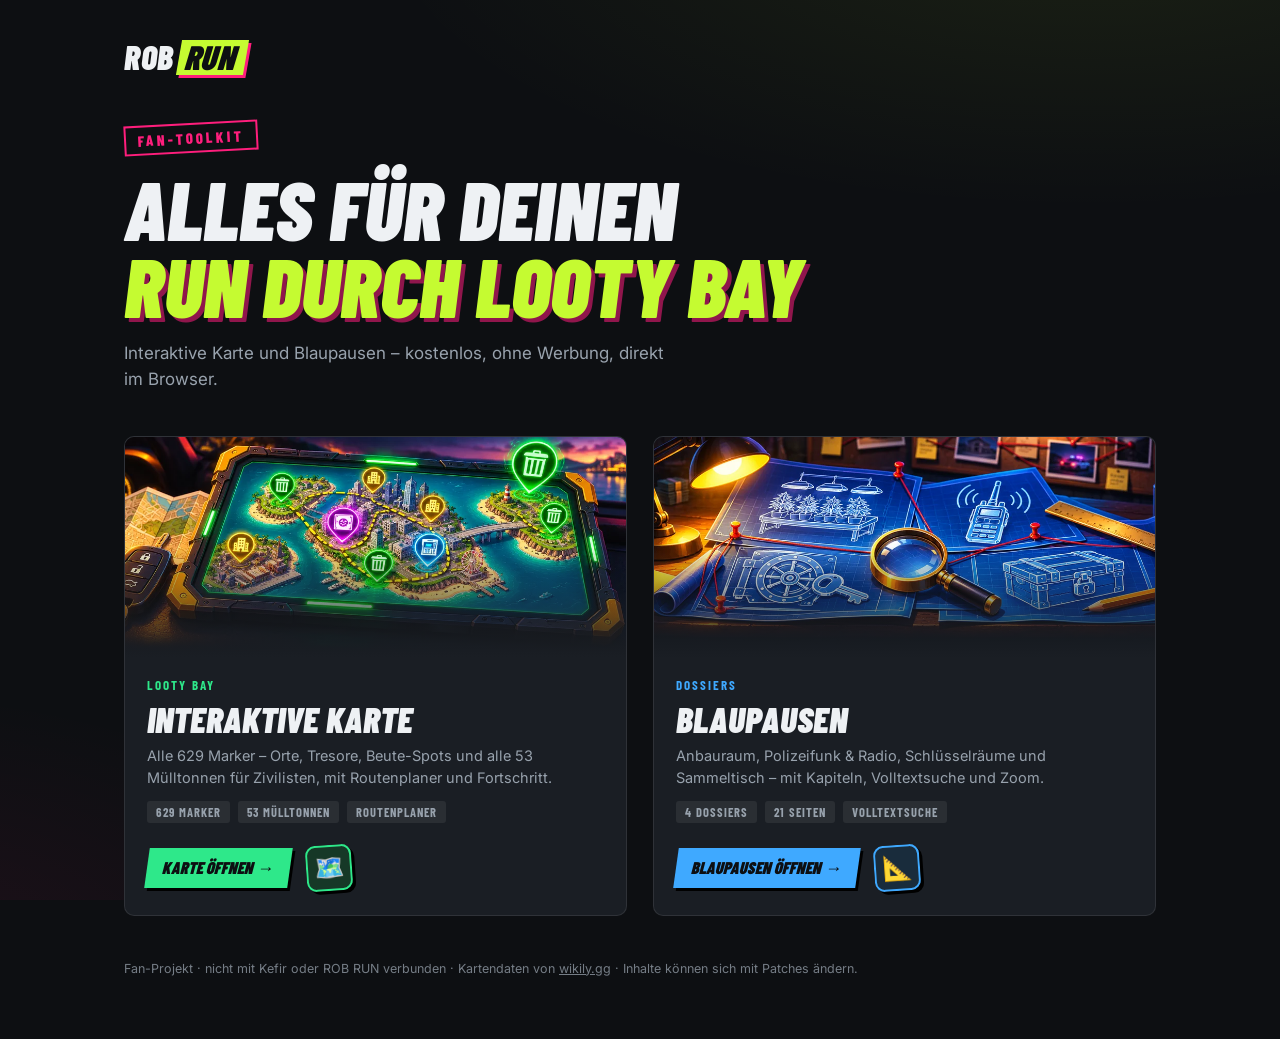
<file: index.html>
<!doctype html>
<html lang="de">
<head>
  <meta charset="utf-8">
  <meta name="viewport" content="width=device-width, initial-scale=1, viewport-fit=cover">
  <title>ROB RUN – Fan-Toolkit</title>
  <meta name="description" content="ROB RUN Fan-Toolkit: Interaktive Karte von Looty Bay mit allen Mülltonnen und Blaupausen zum Online-Lesen.">
  <meta name="theme-color" content="#0d0f12">
  <link rel="icon" href="data:image/svg+xml,<svg xmlns='http://www.w3.org/2000/svg' viewBox='0 0 100 100'><text y='.9em' font-size='90'>🦹</text></svg>">
  <link rel="preconnect" href="https://fonts.googleapis.com">
  <link rel="preconnect" href="https://fonts.gstatic.com" crossorigin>
  <link href="https://fonts.googleapis.com/css2?family=Barlow+Condensed:ital,wght@0,700;1,800;1,900&family=Inter:wght@400;500&display=swap" rel="stylesheet">
  <style>
    :root { --bg:#0d0f12; --card:#1a1e24; --line:rgba(255,255,255,.09); --text:#eef1f4; --muted:#98a2ad;
      --lime:#c5fb31; --pink:#fe1e7c; --head:"Barlow Condensed","Arial Narrow",Impact,sans-serif; --body:"Inter","Segoe UI",system-ui,sans-serif; }
    * { box-sizing: border-box; }
    body { margin: 0; min-height: 100vh; background: var(--bg); color: var(--text); font: 15px/1.5 var(--body);
      background-image: radial-gradient(1200px 500px at 85% -10%, rgba(197,251,49,.08), transparent 60%),
                        radial-gradient(900px 500px at -10% 110%, rgba(254,30,124,.08), transparent 60%); background-attachment: fixed; }
    .wrap { max-width: 1080px; margin: 0 auto; padding: 40px 24px 48px; }
    .logo { display: inline-flex; align-items: baseline; font: italic 900 34px/1 var(--head); letter-spacing: .5px; }
    .logo b { color: #0d0f12; background: var(--lime); padding: 0 9px 1px 7px; margin-left: 5px; transform: skewX(-10deg); display: inline-block; box-shadow: 3px 3px 0 var(--pink); font-weight: 900; }
    .stamp { display: inline-block; margin: 46px 0 16px; padding: 4px 12px; border: 2px solid var(--pink); color: var(--pink);
      font: 800 15px var(--head); text-transform: uppercase; letter-spacing: 3px; transform: rotate(-3deg); }
    h1 { font: italic 900 clamp(44px, 7vw, 84px)/.92 var(--head); text-transform: uppercase; margin: 0; }
    h1 span { color: var(--lime); text-shadow: 4px 4px 0 rgba(254,30,124,.55); }
    .lead { color: var(--muted); font-size: 17px; max-width: 560px; margin: 18px 0 44px; }
    .tools { display: grid; grid-template-columns: repeat(auto-fit, minmax(300px, 1fr)); gap: 26px; }
    .tool { display: flex; flex-direction: column; overflow: hidden; text-decoration: none; color: var(--text);
      background: var(--card); border: 1px solid var(--line); border-radius: 10px; transition: transform .2s, box-shadow .2s, border-color .2s; }
    /* Hover: nur anheben (ganze Pixel, keine Drehung) – so bleibt alles scharf */
    .tool:hover { transform: translateY(-6px); border-color: var(--c); box-shadow: 8px 8px 0 var(--c), 0 30px 60px rgba(0,0,0,.5); }
    /* Titelbild ohne Animation; Hintergrund = Kartenfarbe, damit an der Kante nichts durchblitzt */
    .cover { height: 220px; overflow: hidden; position: relative; background: var(--card); }
    .cover img { width: 100%; height: 100%; object-fit: cover; display: block; }
    .cover::after { content: ""; position: absolute; inset: 0 0 -1px; background: linear-gradient(transparent 50%, var(--card)); }
    .body { padding: 20px 22px 24px; display: flex; flex-direction: column; gap: 8px; flex: 1; }
    .sub { font: 700 13px var(--head); text-transform: uppercase; letter-spacing: 2px; color: var(--c); }
    h2 { margin: 0; font: italic 900 36px/1 var(--head); text-transform: uppercase; }
    .body p { margin: 0; color: var(--muted); font-size: 14.5px; }
    .tags { display: flex; gap: 8px; flex-wrap: wrap; margin-top: 4px; }
    .tags span { font: 700 12.5px var(--head); text-transform: uppercase; letter-spacing: 1px; padding: 3px 9px; border-radius: 3px; background: rgba(255,255,255,.07); color: var(--muted); }
    .foot { display: flex; align-items: center; gap: 16px; margin-top: auto; padding-top: 14px; }
    .go { padding: 9px 16px; background: var(--c); color: #0d0f12; font: italic 900 17px var(--head); text-transform: uppercase; transform: skewX(-8deg); box-shadow: 3px 3px 0 #000; }
    .ico { width: 46px; height: 46px; border-radius: 10px; display: grid; place-items: center; font-size: 24px;
      background: color-mix(in srgb, var(--c) 18%, #111); box-shadow: inset 0 0 0 2px var(--c), 3px 3px 0 #000; transform: rotate(-4deg); transition: transform .2s; }
    .tool:hover .ico { transform: rotate(4deg) scale(1.08); }
    .fine { color: var(--muted); font-size: 12.5px; margin-top: 44px; opacity: .75; }
    .fine a { color: var(--muted); }
  </style>
</head>
<body>
  <main class="wrap">
    <div class="logo">ROB<b>RUN</b></div>
    <div><span class="stamp">Fan-Toolkit</span></div>
    <h1>Alles für deinen<br><span>Run durch Looty Bay</span></h1>
    <p class="lead">Interaktive Karte und Blaupausen – kostenlos, ohne Werbung, direkt im Browser.</p>

    <section class="tools">
      <a class="tool" href="karte/" style="--c:#2ee88a">
        <div class="cover"><img src="assets/karte-vorschau.webp?v=2" alt=""></div>
        <div class="body">
          <div class="sub">Looty Bay</div>
          <h2>Interaktive Karte</h2>
          <p>Alle 629 Marker – Orte, Tresore, Beute-Spots und alle 53 Mülltonnen für Zivilisten, mit Routenplaner und Fortschritt.</p>
          <div class="tags"><span>629 Marker</span><span>53 Mülltonnen</span><span>Routenplaner</span></div>
          <div class="foot"><span class="go">Karte öffnen →</span><span class="ico" aria-hidden="true">🗺️</span></div>
        </div>
      </a>
      <a class="tool" href="blaupausen/" style="--c:#3fa9ff">
        <div class="cover"><img src="assets/blaupausen-vorschau.webp?v=2" alt=""></div>
        <div class="body">
          <div class="sub">Dossiers</div>
          <h2>Blaupausen</h2>
          <p>Anbauraum, Polizeifunk &amp; Radio, Schlüsselräume und Sammeltisch – mit Kapiteln, Volltextsuche und Zoom.</p>
          <div class="tags"><span>4 Dossiers</span><span>21 Seiten</span><span>Volltextsuche</span></div>
          <div class="foot"><span class="go">Blaupausen öffnen →</span><span class="ico" aria-hidden="true">📐</span></div>
        </div>
      </a>
    </section>

    <p class="fine">Fan-Projekt · nicht mit Kefir oder ROB RUN verbunden · Kartendaten von <a href="https://wikily.gg/rob-run/interactive-map" target="_blank" rel="noopener">wikily.gg</a> · Inhalte können sich mit Patches ändern.</p>
  </main>
</body>
</html>
</file>
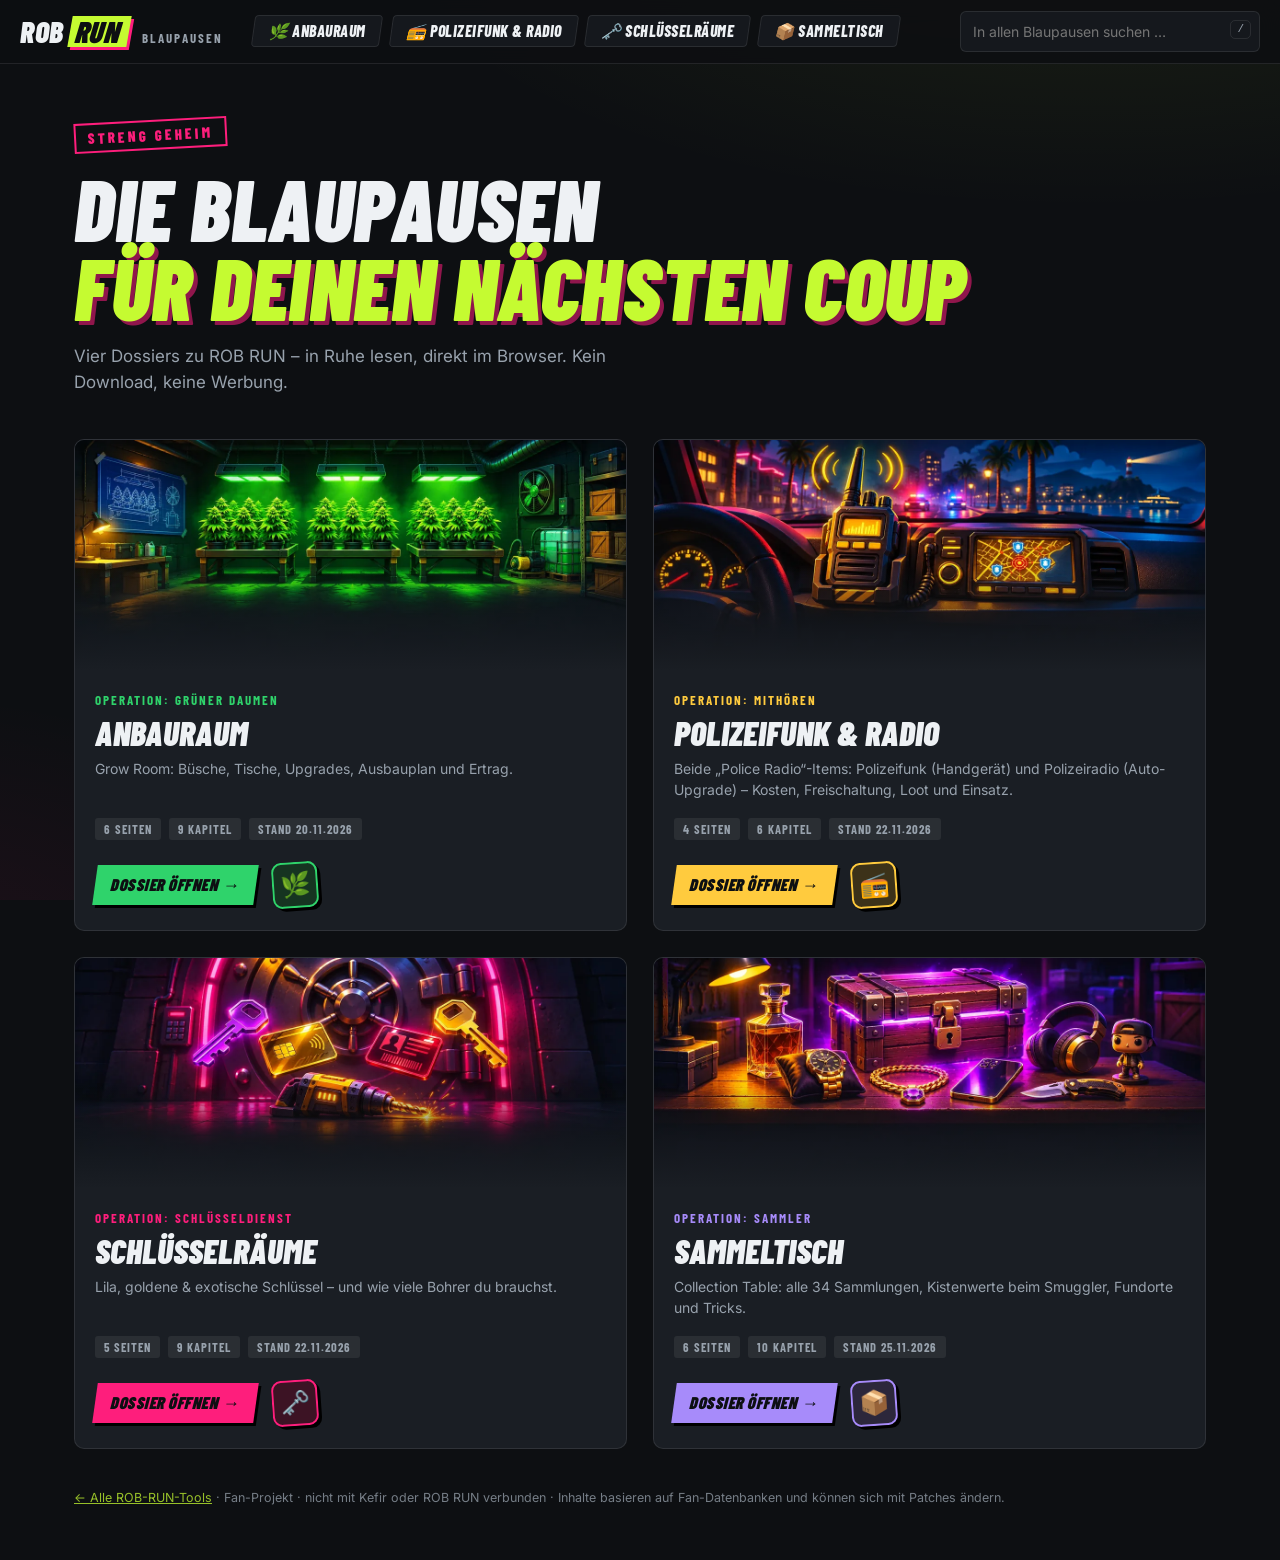
<file: blaupausen/index.html>
<!doctype html>
<html lang="de">
<head>
  <meta charset="utf-8">
  <meta name="viewport" content="width=device-width, initial-scale=1, viewport-fit=cover">
  <title>ROB RUN – Blaupausen</title>
  <meta name="description" content="ROB RUN Blaupausen: Anbauraum, Polizeifunk &amp; Polizeiradio, Schlüsselräume und Sammeltisch – direkt im Browser lesen.">
  <meta name="theme-color" content="#0d0f12">
  <link rel="icon" href="data:image/svg+xml,<svg xmlns='http://www.w3.org/2000/svg' viewBox='0 0 100 100'><text y='.9em' font-size='90'>📐</text></svg>">
  <link rel="preconnect" href="https://fonts.googleapis.com">
  <link rel="preconnect" href="https://fonts.gstatic.com" crossorigin>
  <link href="https://fonts.googleapis.com/css2?family=Barlow+Condensed:ital,wght@0,600;0,700;1,700;1,800;1,900&family=Inter:wght@400;500;600&display=swap" rel="stylesheet">
  <link rel="stylesheet" href="css/style.css?v=7">
</head>
<body>
  <header class="top">
    <a class="logo" href="#" aria-label="Zur Übersicht">
      <span class="logo-rob">ROB</span><span class="logo-run">RUN</span>
      <span class="logo-tag">Blaupausen</span>
    </a>
    <nav class="doc-tabs" id="docTabs" aria-label="Blaupausen"></nav>
    <div class="search">
      <input id="search" type="search" placeholder="In allen Blaupausen suchen …" autocomplete="off" aria-label="Volltextsuche">
      <kbd>/</kbd>
      <ul id="results" hidden></ul>
    </div>
  </header>

  <!-- Übersicht -->
  <main id="home" class="home" hidden>
    <section class="hero">
      <div class="stamp">Streng geheim</div>
      <h1>Die Blaupausen<br><span>für deinen nächsten Coup</span></h1>
      <p>Vier Dossiers zu ROB RUN – in Ruhe lesen, direkt im Browser. Kein Download, keine Werbung.</p>
    </section>
    <section class="cards" id="cards"></section>
    <p class="fine"><a href="../" style="color:var(--lime)">← Alle ROB-RUN-Tools</a> · Fan-Projekt · nicht mit Kefir oder ROB RUN verbunden · Inhalte basieren auf Fan-Datenbanken und können sich mit Patches ändern.</p>
  </main>

  <!-- Lesemodus -->
  <div id="reader" class="reader" hidden>
    <aside class="side" id="side">
      <div class="side-head">
        <div class="side-icon" id="sideIcon"></div>
        <div>
          <div class="side-sub" id="sideSub"></div>
          <h2 id="sideTitle"></h2>
          <div class="side-meta" id="sideMeta"></div>
        </div>
      </div>
      <div class="side-label">Kapitel</div>
      <ol class="toc" id="toc"></ol>
      <div class="side-label">Seiten</div>
      <div class="thumbs" id="thumbs"></div>
    </aside>

    <section class="stage" id="stage" tabindex="-1">
      <div class="pages" id="pages"></div>
    </section>

    <div class="bar" role="toolbar" aria-label="Ansicht">
      <button class="bar-btn only-mobile" id="sideBtn" title="Kapitel & Seiten">☰</button>
      <button class="bar-btn" id="prevBtn" title="Vorherige Seite (←)">‹</button>
      <span class="bar-page"><b id="pageNow">1</b> / <span id="pageAll">1</span></span>
      <button class="bar-btn" id="nextBtn" title="Nächste Seite (→)">›</button>
      <span class="bar-sep"></span>
      <button class="bar-btn" id="zoomOut" title="Verkleinern (−)">−</button>
      <button class="bar-btn bar-zoom" id="zoomFit" title="An Breite anpassen (0)">100 %</button>
      <button class="bar-btn" id="zoomIn" title="Vergrößern (+)">+</button>
      <span class="bar-sep"></span>
      <button class="bar-btn" id="fullBtn" title="Vollbild (F)">⛶</button>
    </div>
    <div class="progress"><i id="progress"></i></div>
  </div>

  <div class="toast" id="toast" role="status" aria-live="polite"></div>

  <script src="data/blaupausen.js?v=7"></script>
  <script src="js/app.js?v=7"></script>
</body>
</html>
</file>
<file: blaupausen/css/style.css>
:root {
  --bg: #0d0f12;
  --bg-2: #15181d;
  --card: #1a1e24;
  --line: rgba(255, 255, 255, .09);
  --text: #eef1f4;
  --muted: #98a2ad;
  --lime: #c5fb31;
  --pink: #fe1e7c;
  --yellow: #ffcb3e;
  --accent: var(--lime);
  --head: "Barlow Condensed", "Arial Narrow", Impact, sans-serif;
  --body: "Inter", "Segoe UI", system-ui, sans-serif;
  --top: 64px;
  --zoom: 1;
}

* { box-sizing: border-box; }
html, body { margin: 0; height: 100%; }
body {
  background: var(--bg); color: var(--text); font: 15px/1.5 var(--body);
  background-image:
    radial-gradient(1200px 500px at 85% -10%, rgba(197, 251, 49, .08), transparent 60%),
    radial-gradient(900px 500px at -10% 110%, rgba(254, 30, 124, .08), transparent 60%);
  background-attachment: fixed;
}
button { font: inherit; color: inherit; cursor: pointer; }
kbd { font: 11px/1 ui-monospace, Consolas, monospace; padding: 3px 6px; border-radius: 5px; border: 1px solid var(--line); color: var(--muted); }
[hidden] { display: none !important; }

/* ---------- Kopfzeile ---------- */
.top {
  position: sticky; top: 0; z-index: 50; height: var(--top);
  display: flex; align-items: center; gap: 22px; padding: 0 20px;
  background: rgba(13, 15, 18, .86); backdrop-filter: blur(12px); border-bottom: 1px solid var(--line);
}
.logo { display: flex; align-items: baseline; gap: 2px; text-decoration: none; color: var(--text); white-space: nowrap; }
.logo-rob, .logo-run { font: italic 900 30px/1 var(--head); letter-spacing: .5px; }
.logo-run {
  color: #0d0f12; background: var(--lime); padding: 0 8px 1px 6px; margin-left: 4px;
  transform: skewX(-10deg); display: inline-block; box-shadow: 3px 3px 0 var(--pink);
}
.logo-tag { margin-left: 12px; font: 700 13px var(--head); text-transform: uppercase; letter-spacing: 2px; color: var(--muted); }

/* Innenabstand, damit schräge Kanten und Schatten nicht vom Scroll-Container abgeschnitten werden */
.doc-tabs { display: flex; align-items: center; gap: 10px; flex: 1; min-width: 0; overflow-x: auto; scrollbar-width: none; padding: 8px 10px 10px 8px; }
.doc-tab {
  border: 1px solid var(--line); background: var(--bg-2); padding: 7px 14px; border-radius: 4px;
  font: italic 800 16px/1 var(--head); text-transform: uppercase; letter-spacing: .5px; white-space: nowrap;
  transform: skewX(-8deg); transition: background .15s, color .15s, border-color .15s;
}
.doc-tab > span { display: inline-block; transform: skewX(8deg); }
.doc-tab:hover { border-color: var(--c); color: var(--c); }
.doc-tab.active { background: var(--c); color: #0d0f12; border-color: transparent; box-shadow: 3px 3px 0 rgba(0,0,0,.5); }

.search { position: relative; width: 300px; flex: none; }
.search input {
  width: 100%; padding: 9px 38px 9px 12px; border-radius: 6px; border: 1px solid var(--line);
  background: var(--bg-2); color: var(--text); font: inherit; font-size: 14px; outline: none;
}
.search input:focus { border-color: var(--lime); box-shadow: 0 0 0 3px rgba(197, 251, 49, .15); }
.search kbd { position: absolute; right: 9px; top: 9px; }
#results {
  position: absolute; right: 0; top: calc(100% + 8px); width: min(460px, 92vw); max-height: 60vh; overflow: auto;
  margin: 0; padding: 6px; list-style: none; background: #161a20; border: 1px solid var(--line); border-radius: 10px;
  box-shadow: 0 24px 50px rgba(0,0,0,.55);
}
#results li { padding: 9px 11px; border-radius: 7px; cursor: pointer; }
#results li:hover, #results li[aria-selected="true"] { background: rgba(197, 251, 49, .09); }
#results .r-head { font: italic 800 14px var(--head); text-transform: uppercase; letter-spacing: .5px; color: var(--c); }
#results .r-snip { font-size: 13px; color: var(--muted); }
#results mark { background: var(--yellow); color: #111; border-radius: 2px; padding: 0 2px; }
#results .empty { color: var(--muted); cursor: default; }

/* ---------- Übersicht ---------- */
.home { max-width: 1180px; margin: 0 auto; padding: 56px 24px 40px; }
.hero { position: relative; margin-bottom: 44px; }
.hero h1 { font: italic 900 clamp(44px, 7vw, 86px)/.92 var(--head); text-transform: uppercase; margin: 0; letter-spacing: .5px; }
.hero h1 span { color: var(--lime); text-shadow: 4px 4px 0 rgba(254, 30, 124, .55); }
.hero p { color: var(--muted); font-size: 17px; max-width: 560px; margin: 18px 0 0; }
.stamp {
  display: inline-block; margin-bottom: 18px; padding: 4px 12px; border: 2px solid var(--pink); color: var(--pink);
  font: 800 15px var(--head); text-transform: uppercase; letter-spacing: 3px; transform: rotate(-3deg);
}

.cards { display: grid; grid-template-columns: repeat(auto-fit, minmax(min(100%, 420px), 1fr)); gap: 26px; }
.card {
  position: relative; display: flex; flex-direction: column; text-align: left; padding: 0; overflow: hidden;
  background: var(--card); border: 1px solid var(--line); border-radius: 10px; color: var(--text); text-decoration: none;
  transition: transform .2s, box-shadow .2s, border-color .2s;
}
/* Hover: nur anheben (ganze Pixel, keine Drehung) – so bleibt alles scharf */
.card:hover { transform: translateY(-6px); border-color: var(--c); box-shadow: 8px 8px 0 var(--c), 0 30px 60px rgba(0,0,0,.5); }
/* Titelbilder 1200×500 (2,4:1) – Motiv mittig, ohne Hover-Animation */
.card-cover { position: relative; height: 230px; overflow: hidden; background: var(--card); }
.card-cover img {
  width: 100%; height: 100%; display: block; object-fit: cover; object-position: center 40%;
  user-select: none; -webkit-user-drag: none;
}
.card-cover img.page-fallback { height: auto; object-fit: initial; } /* falls ein Titelbild fehlt: PDF-Seite */
.card-cover::after { content: ""; position: absolute; inset: 0 0 -1px; background: linear-gradient(transparent 55%, var(--card)); }
.card-foot { display: flex; align-items: center; gap: 16px; margin-top: 14px; }
.card-icon {
  width: 46px; height: 46px; flex: none; border-radius: 10px; display: grid; place-items: center; font-size: 24px;
  background: color-mix(in srgb, var(--c) 18%, #111); box-shadow: inset 0 0 0 2px var(--c), 3px 3px 0 #000;
  transform: rotate(-4deg); transition: transform .2s;
}
.card:hover .card-icon { transform: rotate(4deg) scale(1.08); }
.card-body { padding: 22px 20px 22px; display: flex; flex-direction: column; gap: 8px; flex: 1; }
.card-sub { font: 700 13px var(--head); text-transform: uppercase; letter-spacing: 2px; color: var(--c); }
.card h3 { margin: 0; font: italic 900 34px/1 var(--head); text-transform: uppercase; }
.card p { margin: 0; color: var(--muted); font-size: 14px; }
.card-meta { display: flex; gap: 8px; flex-wrap: wrap; margin-top: auto; padding-top: 10px; }
.pill { font: 700 12.5px var(--head); text-transform: uppercase; letter-spacing: 1px; padding: 3px 9px; border-radius: 3px; background: rgba(255,255,255,.07); color: var(--muted); }
.card-go {
  padding: 9px 16px; background: var(--c); color: #0d0f12;
  font: italic 900 17px var(--head); text-transform: uppercase; letter-spacing: .5px; transform: skewX(-8deg);
  box-shadow: 3px 3px 0 #000;
}
.fine { color: var(--muted); font-size: 12.5px; margin-top: 40px; opacity: .75; }

/* ---------- Lesemodus ---------- */
.reader { display: grid; grid-template-columns: 300px 1fr; height: calc(100vh - var(--top)); height: calc(100dvh - var(--top)); }
.side { overflow-y: auto; border-right: 1px solid var(--line); background: rgba(21, 24, 29, .8); padding: 20px 16px 90px; scrollbar-width: thin; }
.side-head { display: flex; gap: 12px; align-items: flex-start; margin-bottom: 18px; }
.side-icon { width: 46px; height: 46px; flex: none; border-radius: 9px; display: grid; place-items: center; font-size: 24px; background: var(--c); box-shadow: 3px 3px 0 #000; transform: rotate(-4deg); }
.side-sub { font: 700 12px var(--head); text-transform: uppercase; letter-spacing: 2px; color: var(--c); }
.side h2 { margin: 0; font: italic 900 28px/1 var(--head); text-transform: uppercase; }
.side-meta { color: var(--muted); font-size: 12.5px; margin-top: 4px; }
.side-label { font: 700 12px var(--head); text-transform: uppercase; letter-spacing: 2px; color: var(--muted); margin: 18px 0 8px; }

.toc { list-style: none; margin: 0; padding: 0; display: grid; gap: 2px; }
.toc button {
  width: 100%; display: flex; gap: 10px; align-items: baseline; text-align: left; border: 0; background: none;
  padding: 7px 9px; border-radius: 6px; font-size: 13.5px; color: #cfd6dd;
}
.toc button:hover { background: rgba(255,255,255,.05); }
.toc button.active { background: color-mix(in srgb, var(--c) 14%, transparent); color: var(--text); }
.toc b {
  flex: none; min-width: 30px; padding: 2px 0 1px; border-radius: 4px; text-align: center;
  font: 800 15px/1.2 var(--head); letter-spacing: .5px; font-variant-numeric: tabular-nums;
  color: #fff; background: rgba(255, 255, 255, .1); box-shadow: inset 0 0 0 1px rgba(255, 255, 255, .14);
}
.toc button:hover b { background: rgba(255, 255, 255, .16); }
.toc button.active b { background: var(--c); color: #0d0f12; box-shadow: 2px 2px 0 #000; }
.toc small { margin-left: auto; color: var(--muted); font-size: 11.5px; }

.thumbs { display: grid; grid-template-columns: repeat(3, 1fr); gap: 8px; }
.thumb { position: relative; border: 2px solid transparent; border-radius: 5px; padding: 0; overflow: hidden; background: #0b2340; aspect-ratio: 1312 / 1855; }
.thumb img { width: 100%; height: 100%; object-fit: cover; display: block; user-select: none; -webkit-user-drag: none; }
.thumb span { position: absolute; right: 4px; bottom: 4px; font: 800 12px var(--head); background: rgba(0,0,0,.75); padding: 0 5px; border-radius: 3px; }
.thumb.active { border-color: var(--c); box-shadow: 0 0 0 2px rgba(0,0,0,.6); }

.stage { overflow: auto; outline: none; scroll-behavior: smooth; position: relative; }
.pages { display: flex; flex-direction: column; align-items: center; gap: 22px; padding: 26px 20px 110px; min-width: min-content; }
.page {
  position: relative; width: calc(min(900px, 100%) * var(--zoom)); max-width: none; flex: none;
  border-radius: 6px; overflow: hidden; background: #0b2340; box-shadow: 0 20px 50px rgba(0,0,0,.55), 0 0 0 1px var(--line);
  aspect-ratio: 1312 / 1855;
}
.page img { width: 100%; height: 100%; display: block; user-select: none; -webkit-user-drag: none; pointer-events: none; }
.page::after { content: ""; position: absolute; inset: 0; } /* Schutzschicht gegen Rechtsklick → Bild speichern */
.page-no { position: absolute; left: 10px; top: 10px; z-index: 2; font: 800 12px var(--head); letter-spacing: 1px; padding: 2px 8px; border-radius: 3px; background: rgba(0,0,0,.6); color: var(--muted); }
.page.flash { animation: flash 1.2s ease; }
@keyframes flash { 0%, 100% { box-shadow: 0 20px 50px rgba(0,0,0,.55), 0 0 0 1px var(--line); } 30% { box-shadow: 0 0 0 4px var(--c), 0 20px 50px rgba(0,0,0,.55); } }

.bar {
  position: fixed; left: calc(50% + 150px); bottom: 20px; transform: translateX(-50%); z-index: 40;
  display: flex; align-items: center; gap: 4px; padding: 6px; border-radius: 10px;
  background: rgba(22, 26, 32, .92); border: 1px solid var(--line); backdrop-filter: blur(10px); box-shadow: 0 16px 40px rgba(0,0,0,.5);
}
.bar-btn { min-width: 38px; height: 38px; border: 0; border-radius: 7px; background: transparent; font-size: 20px; padding: 0 8px; }
.bar-btn:hover { background: rgba(255,255,255,.08); }
.bar-zoom { font: 700 14px var(--head); letter-spacing: 1px; min-width: 64px; }
.bar-page { font: 700 16px var(--head); letter-spacing: 1px; color: var(--muted); padding: 0 6px; white-space: nowrap; }
.bar-page b { color: var(--text); font-size: 18px; }
.bar-sep { width: 1px; height: 22px; background: var(--line); margin: 0 4px; }
.progress { position: fixed; left: 300px; right: 0; top: var(--top); height: 3px; z-index: 45; }
.progress i { display: block; height: 100%; width: 0; background: var(--c); transition: width .15s; }

.toast {
  position: fixed; left: 50%; top: 84px; transform: translate(-50%, -10px); opacity: 0; z-index: 100; pointer-events: none;
  background: #1c2128; border: 1px solid var(--lime); padding: 9px 16px; border-radius: 8px; transition: opacity .2s, transform .2s;
}
.toast.show { opacity: 1; transform: translate(-50%, 0); }

.only-mobile { display: none; }

/* ---------- Mobil ---------- */
@media (max-width: 900px) {
  :root { --top: 112px; }
  .top { flex-wrap: wrap; height: auto; min-height: var(--top); padding: 10px 14px; gap: 10px 14px; }
  .doc-tabs { order: 3; flex-basis: 100%; }
  .search { width: auto; flex: 1; }
  .search kbd { display: none; }
  .logo-tag { display: none; }
  .reader { grid-template-columns: 1fr; }
  .side {
    position: fixed; left: 0; top: var(--top); bottom: 0; width: min(320px, 86vw); z-index: 60;
    transform: translateX(-105%); transition: transform .25s; background: #15181d; box-shadow: 20px 0 50px rgba(0,0,0,.5);
  }
  .side.open { transform: none; }
  .bar { left: 50%; bottom: 12px; }
  .bar-sep:last-of-type, #fullBtn { display: none; }
  .progress { left: 0; }
  .pages { padding: 14px 10px 100px; gap: 14px; }
  .only-mobile { display: inline-block; }
  .home { padding-top: 34px; }
}
@media print { body * { display: none !important; } }
</file>
